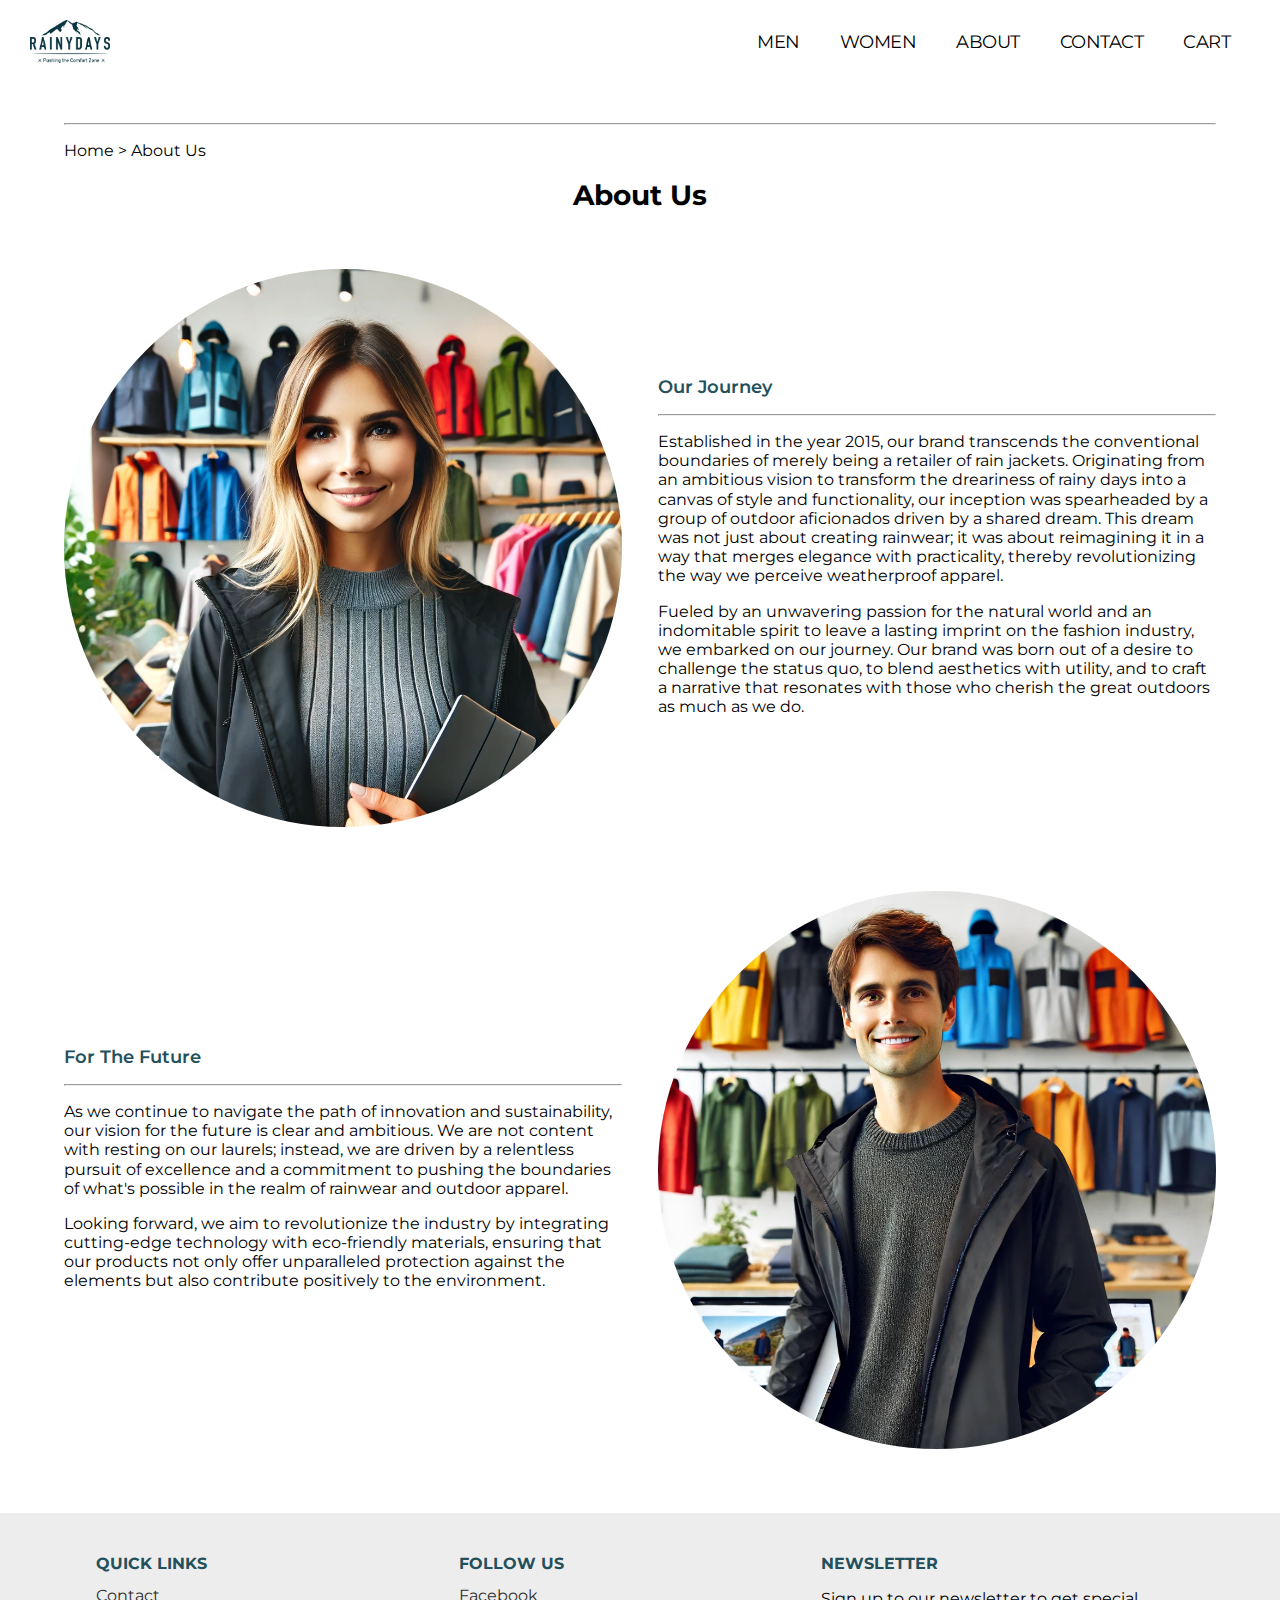
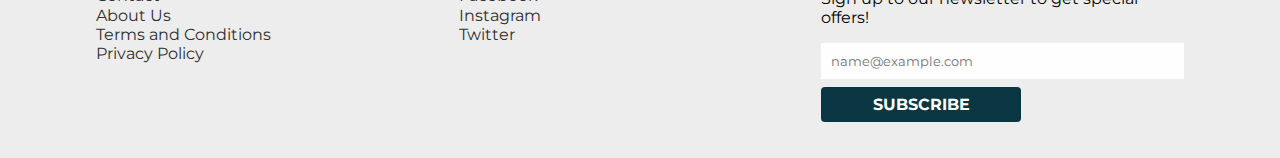
<file: about/index.html>
<!DOCTYPE html>
<html lang="en">
  <head>
    <meta charset="UTF-8" />
    <meta name="viewport" content="width=device-width, initial-scale=1.0" />
    <link rel="stylesheet" href="../css/styles.css" />
    <title>About Us | Rainydays</title>
  </head>
  <body>
    <header>
      <div class="logo">
        <a href="../index.html">
          <img
            src="../images/logo.png"
            alt="Image of a mountain with the text 'Rainydays' underneath."
          />
        </a>
      </div>
      <nav class="navigation">
        <input type="checkbox" class="toggle-menu" />
        <div class="hamburger"></div>
        <ul class="menu">
          <li>
            <a href="../men/index.html">MEN</a>
          </li>
          <li>
            <a href="../women/index.html">WOMEN</a>
          </li>
          <li><a href="../about/index.html">ABOUT</a></li>
          <li>
            <a href="../contact/index.html">CONTACT</a>
          </li>
          <li>
            <a href="../checkout/index.html">CART</a>
          </li>
        </ul>
      </nav>
    </header>
    <main>
      <section class="container">
        <hr class="hr-header" />
        <p class="header-info">Home > About Us</p>
        <h1>About Us</h1>
        <div class="about-content">
          <div>
            <img
              src="../images/founder1.webp"
              alt="Picture of a man in the forest with a green rainjacket and a military caps on, watching the view with a cup in his hand."
            />
          </div>
          <div>
            <h2>Our Journey</h2>
            <hr />
            <p>
              Established in the year 2015, our brand transcends the
              conventional boundaries of merely being a retailer of rain
              jackets. Originating from an ambitious vision to transform the
              dreariness of rainy days into a canvas of style and functionality,
              our inception was spearheaded by a group of outdoor aficionados
              driven by a shared dream. This dream was not just about creating
              rainwear; it was about reimagining it in a way that merges
              elegance with practicality, thereby revolutionizing the way we
              perceive weatherproof apparel.
            </p>
            <p>
              Fueled by an unwavering passion for the natural world and an
              indomitable spirit to leave a lasting imprint on the fashion
              industry, we embarked on our journey. Our brand was born out of a
              desire to challenge the status quo, to blend aesthetics with
              utility, and to craft a narrative that resonates with those who
              cherish the great outdoors as much as we do.
            </p>
          </div>
        </div>
        <div class="about-content">
          <div>
            <h2>For The Future</h2>
            <hr />
            <p>
              As we continue to navigate the path of innovation and
              sustainability, our vision for the future is clear and ambitious.
              We are not content with resting on our laurels; instead, we are
              driven by a relentless pursuit of excellence and a commitment to
              pushing the boundaries of what's possible in the realm of rainwear
              and outdoor apparel.
            </p>
            <p>
              Looking forward, we aim to revolutionize the industry by
              integrating cutting-edge technology with eco-friendly materials,
              ensuring that our products not only offer unparalleled protection
              against the elements but also contribute positively to the
              environment.
            </p>
          </div>
          <div>
            <img
              src="../images/founder2.webp"
              alt="Picture of a woman with long, blonde hair in the woods with a beige caps and a red outdoor-jacket on, looking into the camera."
            />
          </div>
        </div>
      </section>
    </main>
    <footer>
      <div class="footer-content">
        <div>
          <h2>QUICK LINKS</h2>
          <ul>
            <li>
              <a href="../contact/index.html">Contact</a>
            </li>
            <li><a href="../about/index.html">About Us</a></li>
            <li>
              <a href="../terms/index.html">Terms and Conditions</a>
            </li>
            <li>
              <a href="../policy/index.html">Privacy Policy</a>
            </li>
          </ul>
        </div>
        <div>
          <h2>FOLLOW US</h2>
          <ul>
            <li>Facebook</li>
            <li>Instagram</li>
            <li>Twitter</li>
          </ul>
        </div>
        <div class="subscribe">
          <h2>NEWSLETTER</h2>
          <p>Sign up to our newsletter to get special offers!</p>
          <form>
            <input type="email" name="email" placeholder="name@example.com" />
            <input class="subscribe-btn" type="submit" value="SUBSCRIBE" />
          </form>
        </div>
      </div>
    </footer>
    <script src="../js/scripts.js" type="module"></script>
  </body>
</html>
</file>
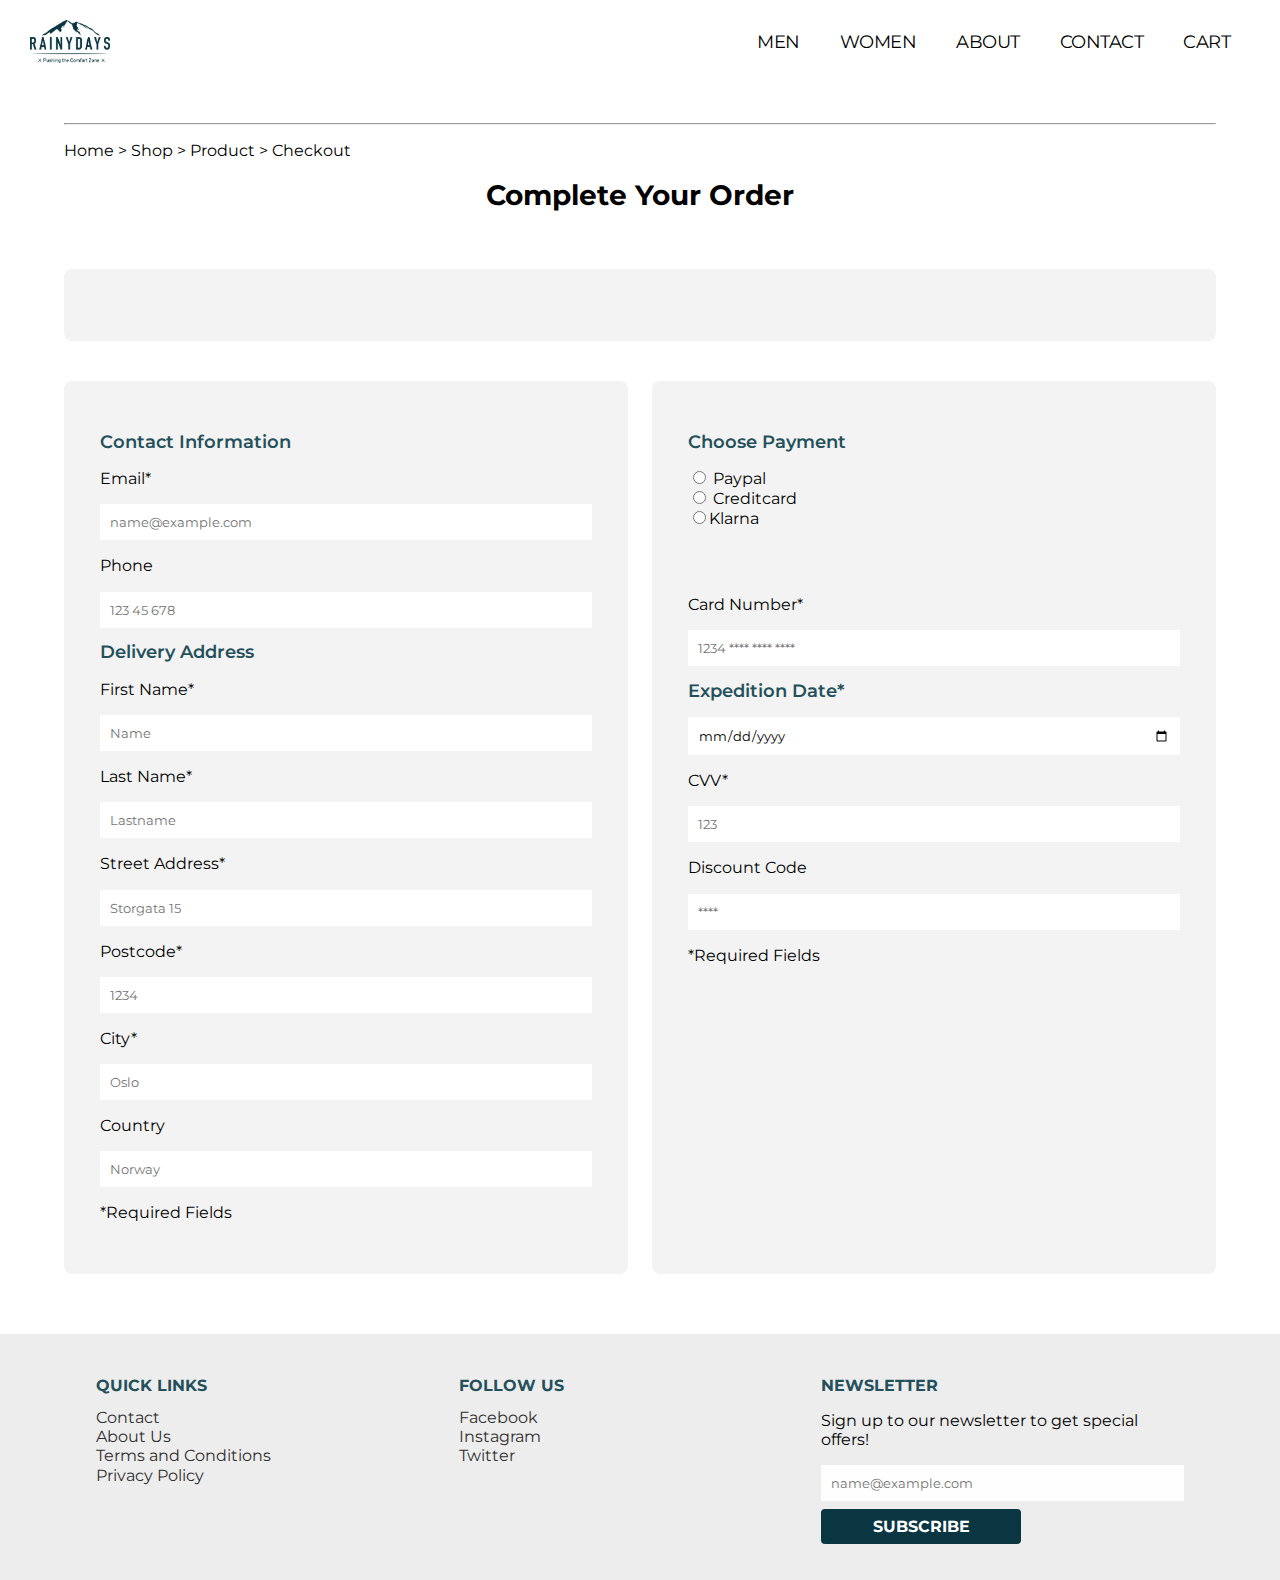
<file: checkout/index.html>
<!DOCTYPE html>
<html lang="en">
  <head>
    <meta charset="UTF-8" />
    <meta name="viewport" content="width=device-width, initial-scale=1.0" />
    <link rel="stylesheet" href="../css/styles.css" />
    <title>Checkout | Rainydays</title>
  </head>
  <body>
    <header>
      <div class="logo">
        <a href="../index.html">
          <img
            src="../images/logo.png"
            alt="Image of a mountain with the text 'Rainydays' underneath."
          />
        </a>
      </div>
      <nav class="navigation">
        <input type="checkbox" class="toggle-menu" />
        <div class="hamburger"></div>
        <ul class="menu">
          <li>
            <a href="../men/index.html">MEN</a>
          </li>
          <li>
            <a href="../women/index.html">WOMEN</a>
          </li>
          <li>
            <a href="../about/index.html">ABOUT</a>
          </li>
          <li>
            <a href="../contact/index.html">CONTACT</a>
          </li>
          <li><a href="../checkout/index.html">CART</a></li>
        </ul>
      </nav>
    </header>
    <main>
      <div class="container">
        <hr class="hr-header" />
        <p class="header-info">Home > Shop > Product > Checkout</p>
        <h1>Complete Your Order</h1>
        <div class="order-container">
          <div id="cart-container" class="cart-container"></div>
        </div>
        <div class="shipping-payment">
          <div class="shipping-container">
            <form>
              <h2>Contact Information</h2>
              <p>Email*</p>
              <input type="email" placeholder="name@example.com" />
              <p>Phone</p>
              <input type="number" placeholder="123 45 678" />
              <h2>Delivery Address</h2>
              <p>First Name*</p>
              <input type="text" placeholder="Name" />
              <p>Last Name*</p>
              <input type="text" placeholder="Lastname" />
              <p>Street Address*</p>
              <input type="text" placeholder="Storgata 15" />
              <p>Postcode*</p>
              <input type="number" placeholder="1234" />
              <p>City*</p>
              <input type="text" placeholder="Oslo" />
              <p>Country</p>
              <input type="text" placeholder="Norway" />
              <p>*Required Fields</p>
            </form>
          </div>
          <div class="payment-container">
            <h2>Choose Payment</h2>
            <div>
              <input
                type="radio"
                id="payment1"
                name="payment1"
                value="Paypal"
              />
              <label for="payment1">Paypal</label>
            </div>
            <div>
              <input
                type="radio"
                id="payment2"
                name="payment2"
                value="Creditcard"
              />
              <label for="payment1">Creditcard</label>
            </div>
            <div>
              <input
                type="radio"
                id="payment3"
                name="payment3"
                value="Klarna"
              /><label for="payment1">Klarna</label>
            </div>
            <form>
              <p>Card Number*</p>
              <input type="number" placeholder="1234 **** **** ****" />
              <h2>Expedition Date*</h2>

              <input
                type="date"
                name="date"
                id="date"
                class="form-input"
                required
              />
              <p>CVV*</p>
              <input
                type="text"
                name="cvv"
                id="cvv"
                inputmode="numeric"
                class="form-input"
                required
                placeholder="123"
              />
              <p>Discount Code</p>
              <input type="text" placeholder="****" />
              <p>*Required Fields</p>
            </form>
          </div>
        </div>
      </div>
    </main>
    <footer>
      <div class="footer-content">
        <div>
          <h2>QUICK LINKS</h2>
          <ul>
            <li>
              <a href="../contact/index.html">Contact</a>
            </li>
            <li>
              <a href="../about/index.html">About Us</a>
            </li>
            <li>
              <a href="../terms/index.html">Terms and Conditions</a>
            </li>
            <li>
              <a href="../policy/index.html">Privacy Policy</a>
            </li>
          </ul>
        </div>
        <div>
          <h2>FOLLOW US</h2>
          <ul>
            <li>Facebook</li>
            <li>Instagram</li>
            <li>Twitter</li>
          </ul>
        </div>
        <div class="subscribe">
          <h2>NEWSLETTER</h2>
          <p>Sign up to our newsletter to get special offers!</p>
          <form>
            <input type="email" name="email" placeholder="name@example.com" />
            <input class="subscribe-btn" type="submit" value="SUBSCRIBE" />
          </form>
        </div>
      </div>
    </footer>
    <script src="../js/scripts.js" type="module"></script>
  </body>
</html>
</file>
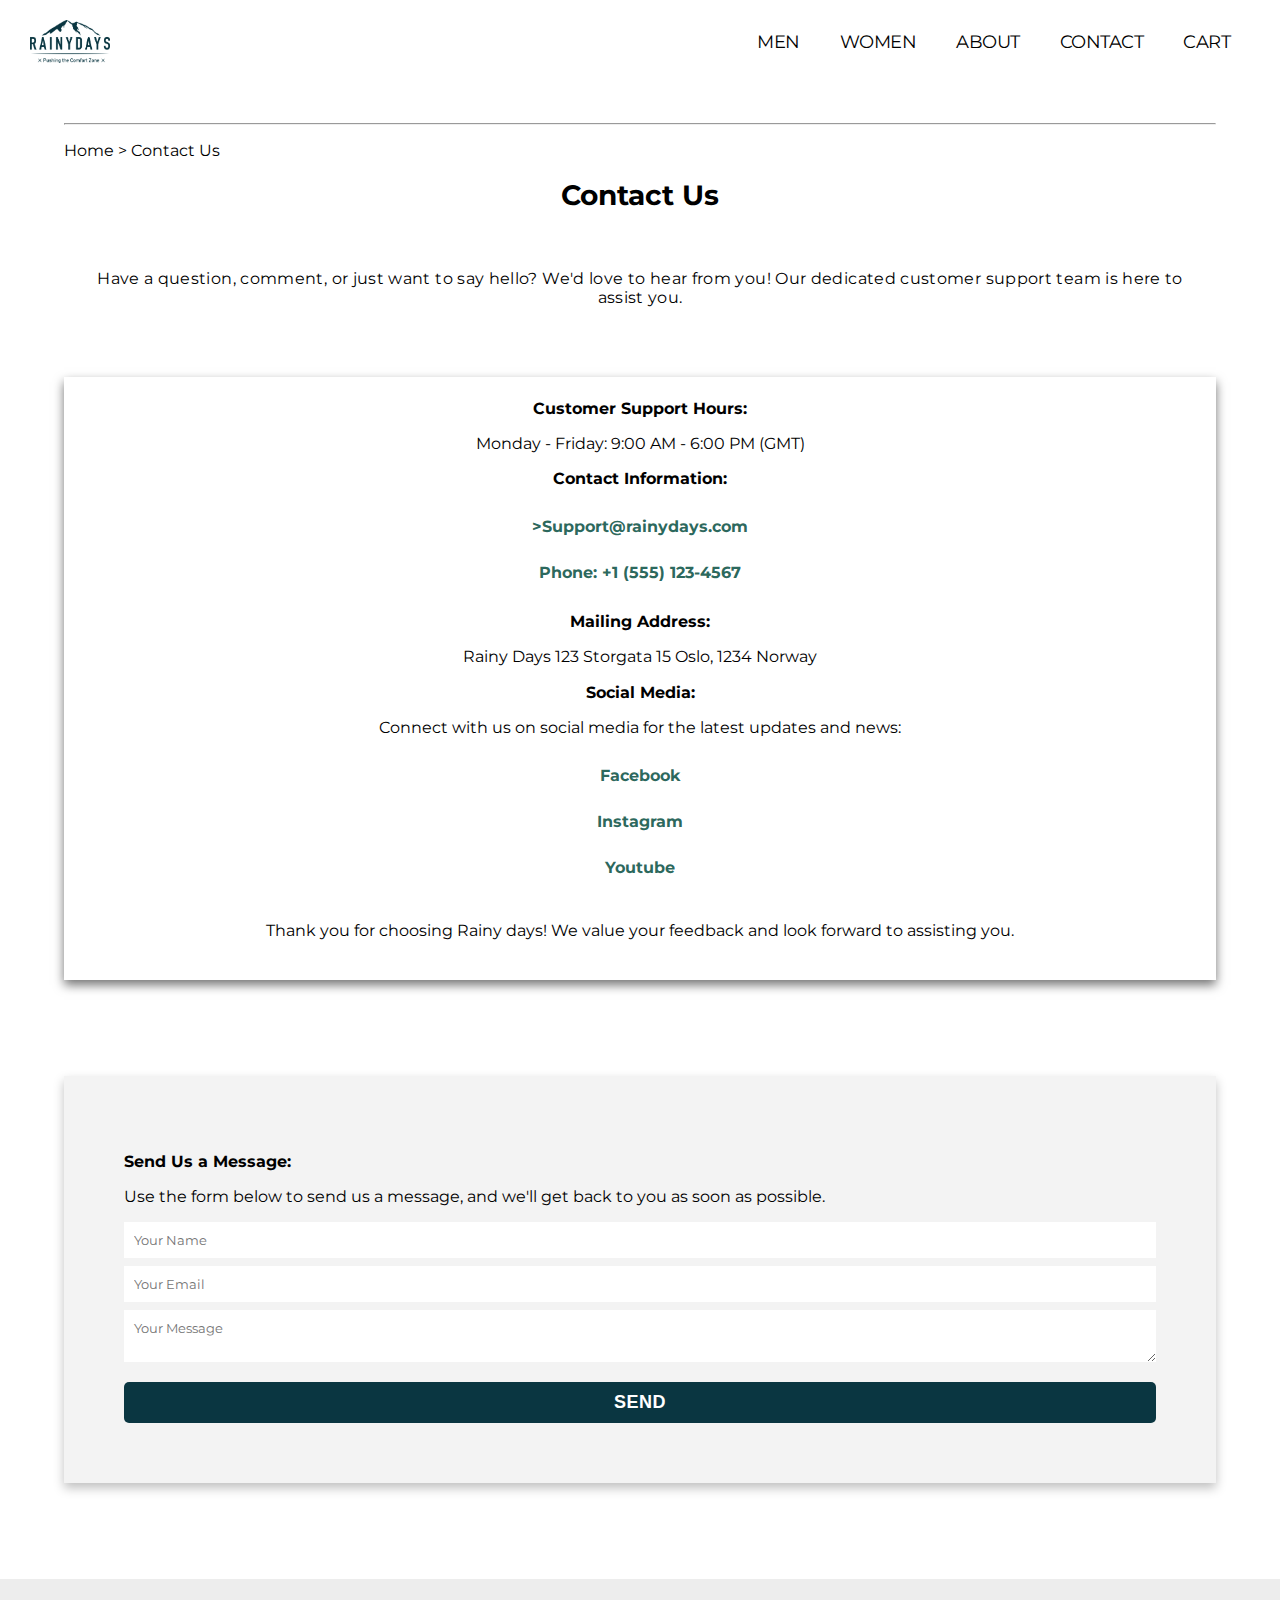
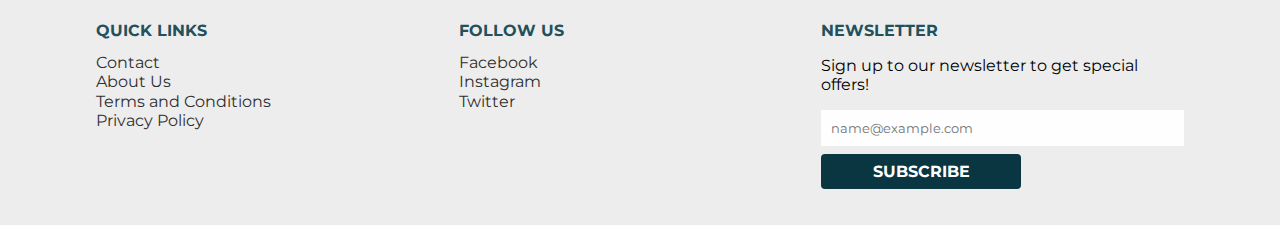
<file: contact/index.html>
<!DOCTYPE html>
<html lang="en">
  <head>
    <meta charset="UTF-8" />
    <meta name="viewport" content="width=device-width, initial-scale=1.0" />
    <link rel="stylesheet" href="../css/styles.css" />
    <title>Contact Us | Rainydays</title>
  </head>
  <body>
    <header>
      <div class="logo">
        <a href="../index.html">
          <img
            src="../images/logo.png"
            alt="Image of a mountain with the text 'Rainydays' underneath."
          />
        </a>
      </div>
      <nav class="navigation">
        <input type="checkbox" class="toggle-menu" />
        <div class="hamburger"></div>
        <ul class="menu">
          <li>
            <a href="../men/index.html">MEN</a>
          </li>
          <li>
            <a href="../women/index.html">WOMEN</a>
          </li>
          <li>
            <a href="../about/index.html">ABOUT</a>
          </li>
          <li><a href="../contact/index.html">CONTACT</a></li>
          <li>
            <a href="../checkout/index.html">CART</a>
          </li>
        </ul>
      </nav>
    </header>
    <main>
      <div class="container">
        <hr class="hr-header" />
        <p class="header-info">Home > Contact Us</p>
        <article>
          <h1>Contact Us</h1>
          <p class="contact-text">
            Have a question, comment, or just want to say hello? We'd love to
            hear from you! Our dedicated customer support team is here to assist
            you.
          </p>
        </article>
        <fieldset class="contact-top">
          <section class="contact-information">
            <h3>Customer Support Hours:</h3>
            <p>Monday - Friday: 9:00 AM - 6:00 PM (GMT)</p>
            <h3>Contact Information:</h3>
            <ul class="contact-address">
              <li><a href="#">>Support@rainydays.com</a></li>
              <li><a href="#">Phone: +1 (555) 123-4567</a></li>
            </ul>
            <h3>Mailing Address:</h3>
            <p>Rainy Days 123 Storgata 15 Oslo, 1234 Norway</p>
            <h3>Social Media:</h3>
            <p>
              Connect with us on social media for the latest updates and news:
            </p>
            <ul class="contact-socials">
              <li><a href="#">Facebook</a></li>
              <li><a href="#">Instagram</a></li>
              <li><a href="#">Youtube</a></li>
            </ul>
            <p class="contact-information__text">
              Thank you for choosing Rainy days! We value your feedback and look
              forward to assisting you.
            </p>
          </section>
        </fieldset>
        <div class="contact-form">
          <h3>Send Us a Message:</h3>
          <p>
            Use the form below to send us a message, and we'll get back to you
            as soon as possible.
          </p>
          <form>
            <input type="text" placeholder="Your Name" />
            <input type="email" placeholder="Your Email" />
            <textarea placeholder="Your Message"></textarea>
            <button type="submit">SEND</button>
          </form>
        </div>
      </div>
    </main>
    <footer>
      <div class="footer-content">
        <div>
          <h2>QUICK LINKS</h2>
          <ul>
            <li><a href="../contact/index.html">Contact</a></li>
            <li>
              <a href="../about/index.html">About Us</a>
            </li>
            <li>
              <a href="../terms/index.html">Terms and Conditions</a>
            </li>
            <li>
              <a href="../policy/index.html">Privacy Policy</a>
            </li>
          </ul>
        </div>
        <div>
          <h2>FOLLOW US</h2>
          <ul>
            <li>Facebook</li>
            <li>Instagram</li>
            <li>Twitter</li>
          </ul>
        </div>
        <div class="subscribe">
          <h2>NEWSLETTER</h2>
          <p>Sign up to our newsletter to get special offers!</p>
          <form>
            <input type="email" name="email" placeholder="name@example.com" />
            <input class="subscribe-btn" type="submit" value="SUBSCRIBE" />
          </form>
        </div>
      </div>
    </footer>
  </body>
</html>
</file>
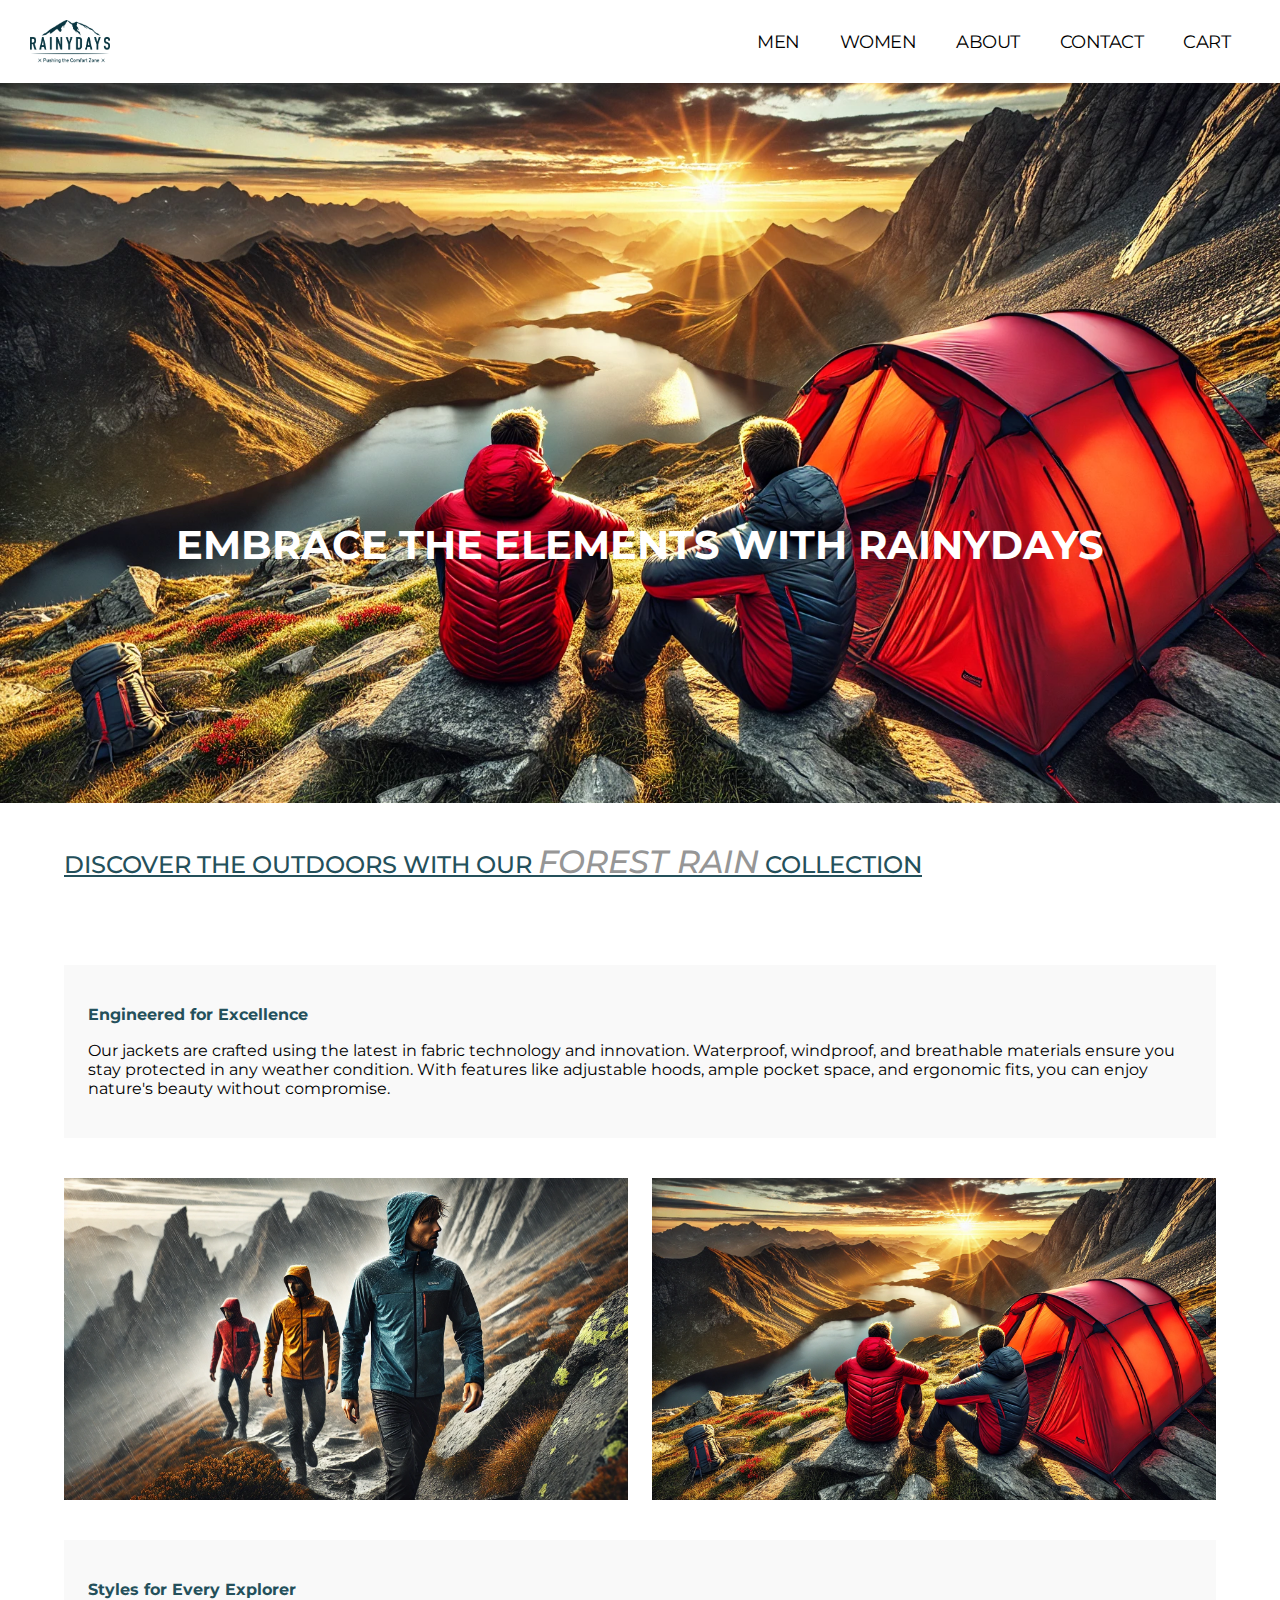
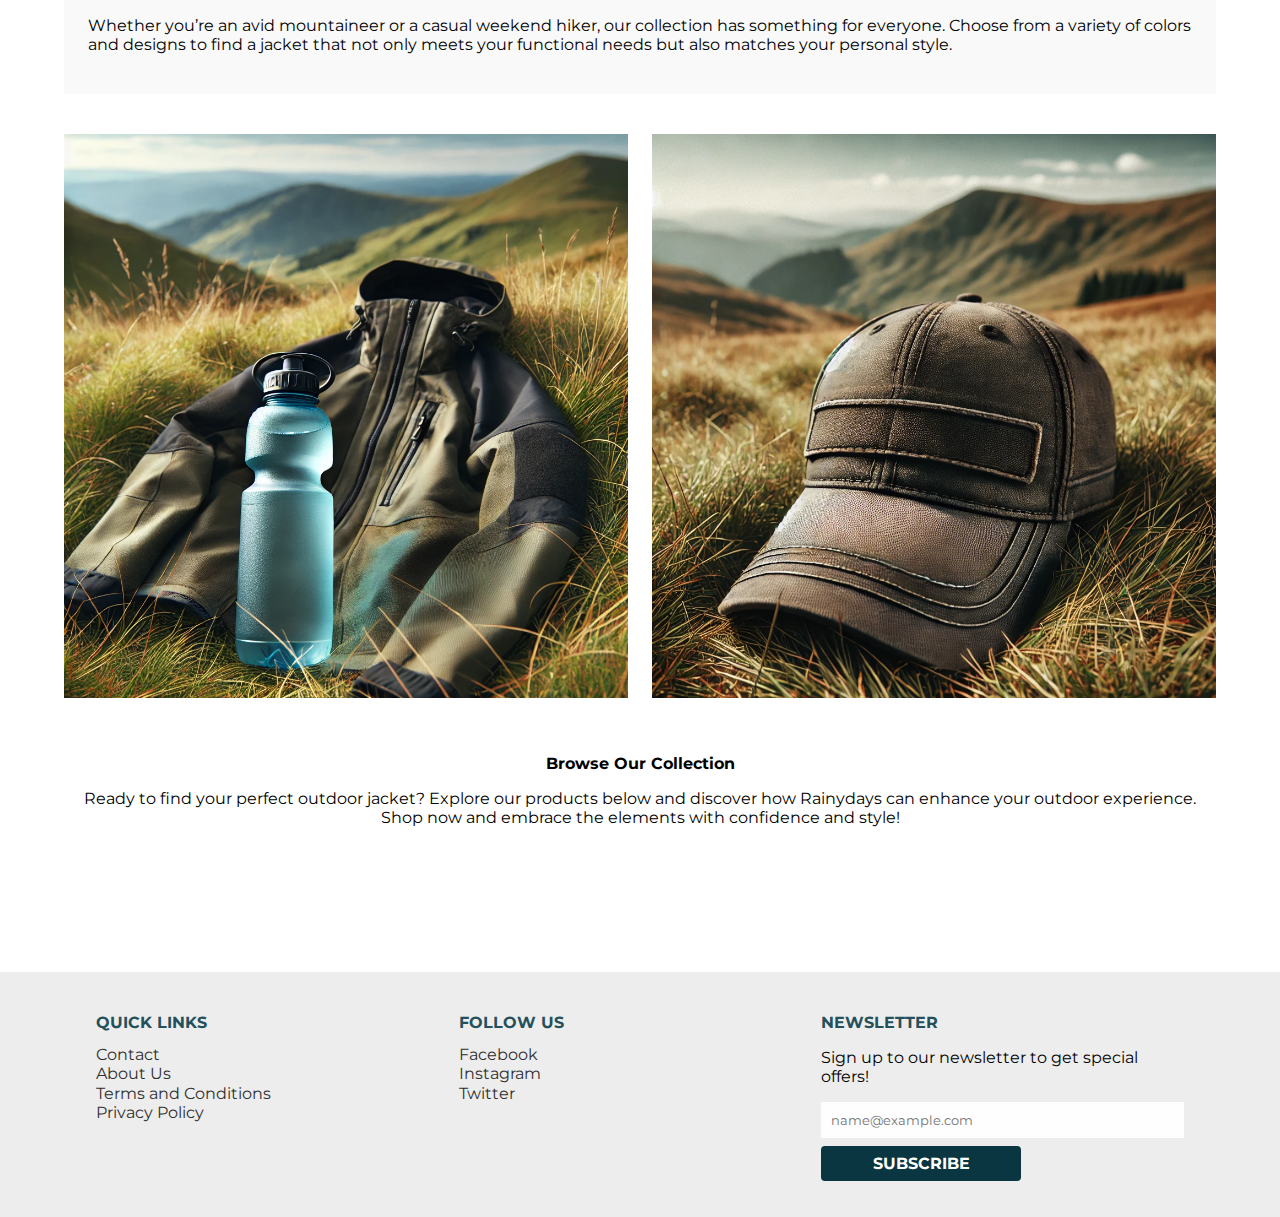
<file: explore/index.html>
<!DOCTYPE html>
<html lang="en">
  <head>
    <meta charset="UTF-8" />
    <meta name="viewport" content="width=device-width, initial-scale=1.0" />
    <link rel="stylesheet" href="../css/styles.css" />

    <title>Explore | Rainydays</title>
  </head>
  <body>
    <header>
      <div class="logo">
        <a href="../index.html">
          <img
            src="../images/logo.png"
            alt="Image of a mountain with the text 'Rainydays' underneath."
          />
        </a>
      </div>
      <nav class="navigation">
        <input type="checkbox" class="toggle-menu" />
        <div class="hamburger"></div>
        <ul class="menu">
          <li>
            <a href="../men/index.html">MEN</a>
          </li>
          <li>
            <a href="../women/index.html">WOMEN</a>
          </li>
          <li>
            <a href="../about/index.html">ABOUT</a>
          </li>
          <li>
            <a href="../contact/index.html">CONTACT</a>
          </li>
          <li>
            <a href="../checkout/index.html">CART</a>
          </li>
        </ul>
      </nav>
    </header>
    <main>
      <section class="heading-explore">
        <div class="heading-text">
          <h1 class="h1-explorepage">EMBRACE THE ELEMENTS WITH RAINYDAYS</h1>
        </div>
      </section>

      <div class="container">
        <h2 class="explore-h2">
          DISCOVER THE OUTDOORS WITH OUR <i>FOREST RAIN</i> COLLECTION
        </h2>
        <div class="product-discover"></div>

        <div class="explore-text__container">
          <div class="explore-text">
            <h3>Engineered for Excellence</h3>
            <p>
              Our jackets are crafted using the latest in fabric technology and
              innovation. Waterproof, windproof, and breathable materials ensure
              you stay protected in any weather condition. With features like
              adjustable hoods, ample pocket space, and ergonomic fits, you can
              enjoy nature's beauty without compromise.
            </p>
          </div>
          <div class="explore-inspiration">
            <img src="../images/hikers.webp" /><img
              src="../images/hikers2.webp"
            />
          </div>
          <div class="explore-text">
            <h3>Styles for Every Explorer</h3>
            <p>
              Whether you’re an avid mountaineer or a casual weekend hiker, our
              collection has something for everyone. Choose from a variety of
              colors and designs to find a jacket that not only meets your
              functional needs but also matches your personal style.
            </p>
          </div>
          <div class="explore-inspiration">
            <img src="../images/waterbottle.webp" />
            <img src="../images/caps.webp" />
          </div>
          <div class="explore-browse">
            <h3>Browse Our Collection</h3>
            <p>
              Ready to find your perfect outdoor jacket? Explore our products
              below and discover how Rainydays can enhance your outdoor
              experience. Shop now and embrace the elements with confidence and
              style!
            </p>
            <div class="product-discover">
              <div class="shopcards-information"></div>
            </div>
          </div>
        </div>
      </div>
    </main>
    <footer>
      <div class="footer-content">
        <div>
          <h2>QUICK LINKS</h2>
          <ul>
            <li>
              <a href="../contact/index.html">Contact</a>
            </li>
            <li>
              <a href="../about/index.html">About Us</a>
            </li>
            <li>
              <a href="../terms/index.html">Terms and Conditions</a>
            </li>
            <li>
              <a href="../policy/index.html">Privacy Policy</a>
            </li>
          </ul>
        </div>
        <div>
          <h2>FOLLOW US</h2>
          <ul>
            <li>Facebook</li>
            <li>Instagram</li>
            <li>Twitter</li>
          </ul>
        </div>
        <div class="subscribe">
          <h2>NEWSLETTER</h2>
          <p>Sign up to our newsletter to get special offers!</p>
          <form>
            <input type="email" name="email" placeholder="name@example.com" />
            <input class="subscribe-btn" type="submit" value="SUBSCRIBE" />
          </form>
        </div>
      </div>
    </footer>
    <script src="../js/scripts.js" type="module"></script>
  </body>
</html>
</file>
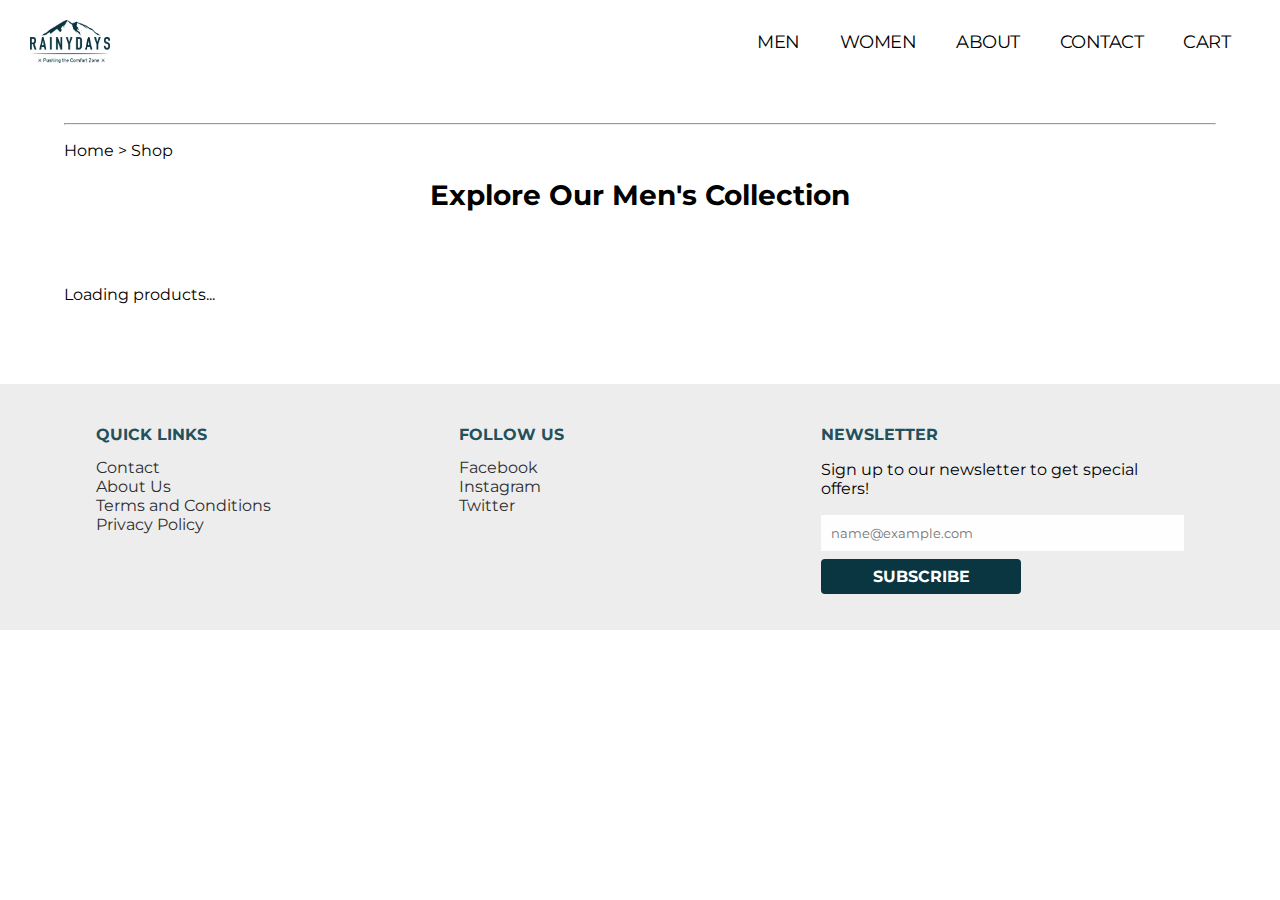
<file: men/index.html>
<!DOCTYPE html>
<html lang="en">
  <head>
    <meta charset="UTF-8" />
    <meta name="viewport" content="width=device-width, initial-scale=1.0" />
    <link rel="stylesheet" href="../css/styles.css" />
    <script src="../js/scripts.js" type="module"></script>
    <title>Men | Rainydays</title>
  </head>
  <body>
    <header>
      <div class="logo">
        <a href="../index.html">
          <img
            src="../images/logo.png"
            alt="Image of a mountain with the text 'Rainydays' underneath."
          />
        </a>
      </div>
      <nav class="navigation">
        <input type="checkbox" class="toggle-menu" />
        <div class="hamburger"></div>
        <ul class="menu">
          <li><a href="../men/index.html">MEN</a></li>
          <li>
            <a href="../women/index.html">WOMEN</a>
          </li>
          <li>
            <a href="../about/index.html">ABOUT</a>
          </li>
          <li>
            <a href="../contact/index.html">CONTACT</a>
          </li>
          <li>
            <a href="../checkout/index.html">CART</a>
          </li>
        </ul>
      </nav>
    </header>
    <main>
      <div class="container">
        <hr class="hr-header" />
        <p class="header-info">Home > Shop</p>
        <h1>Explore Our Men's Collection</h1>
        <div id="products-container" class="products-container">
          <p>Loading products...</p>
        </div>
      </div>
    </main>
    <footer>
      <div class="footer-content">
        <div>
          <h2>QUICK LINKS</h2>
          <ul>
            <li>
              <a href="../contact/index.html">Contact</a>
            </li>

            <li>
              <a href="../about/index.html">About Us</a>
            </li>
            <li>
              <a href="../terms/index.html">Terms and Conditions</a>
            </li>
            <li>
              <a href="../policy/index.html">Privacy Policy</a>
            </li>
          </ul>
        </div>
        <div>
          <h2>FOLLOW US</h2>
          <ul>
            <li>Facebook</li>
            <li>Instagram</li>
            <li>Twitter</li>
          </ul>
        </div>
        <div class="subscribe">
          <h2>NEWSLETTER</h2>
          <p>Sign up to our newsletter to get special offers!</p>
          <form>
            <input type="email" name="email" placeholder="name@example.com" />
            <input class="subscribe-btn" type="submit" value="SUBSCRIBE" />
          </form>
        </div>
      </div>
    </footer>
  </body>
</html>
</file>
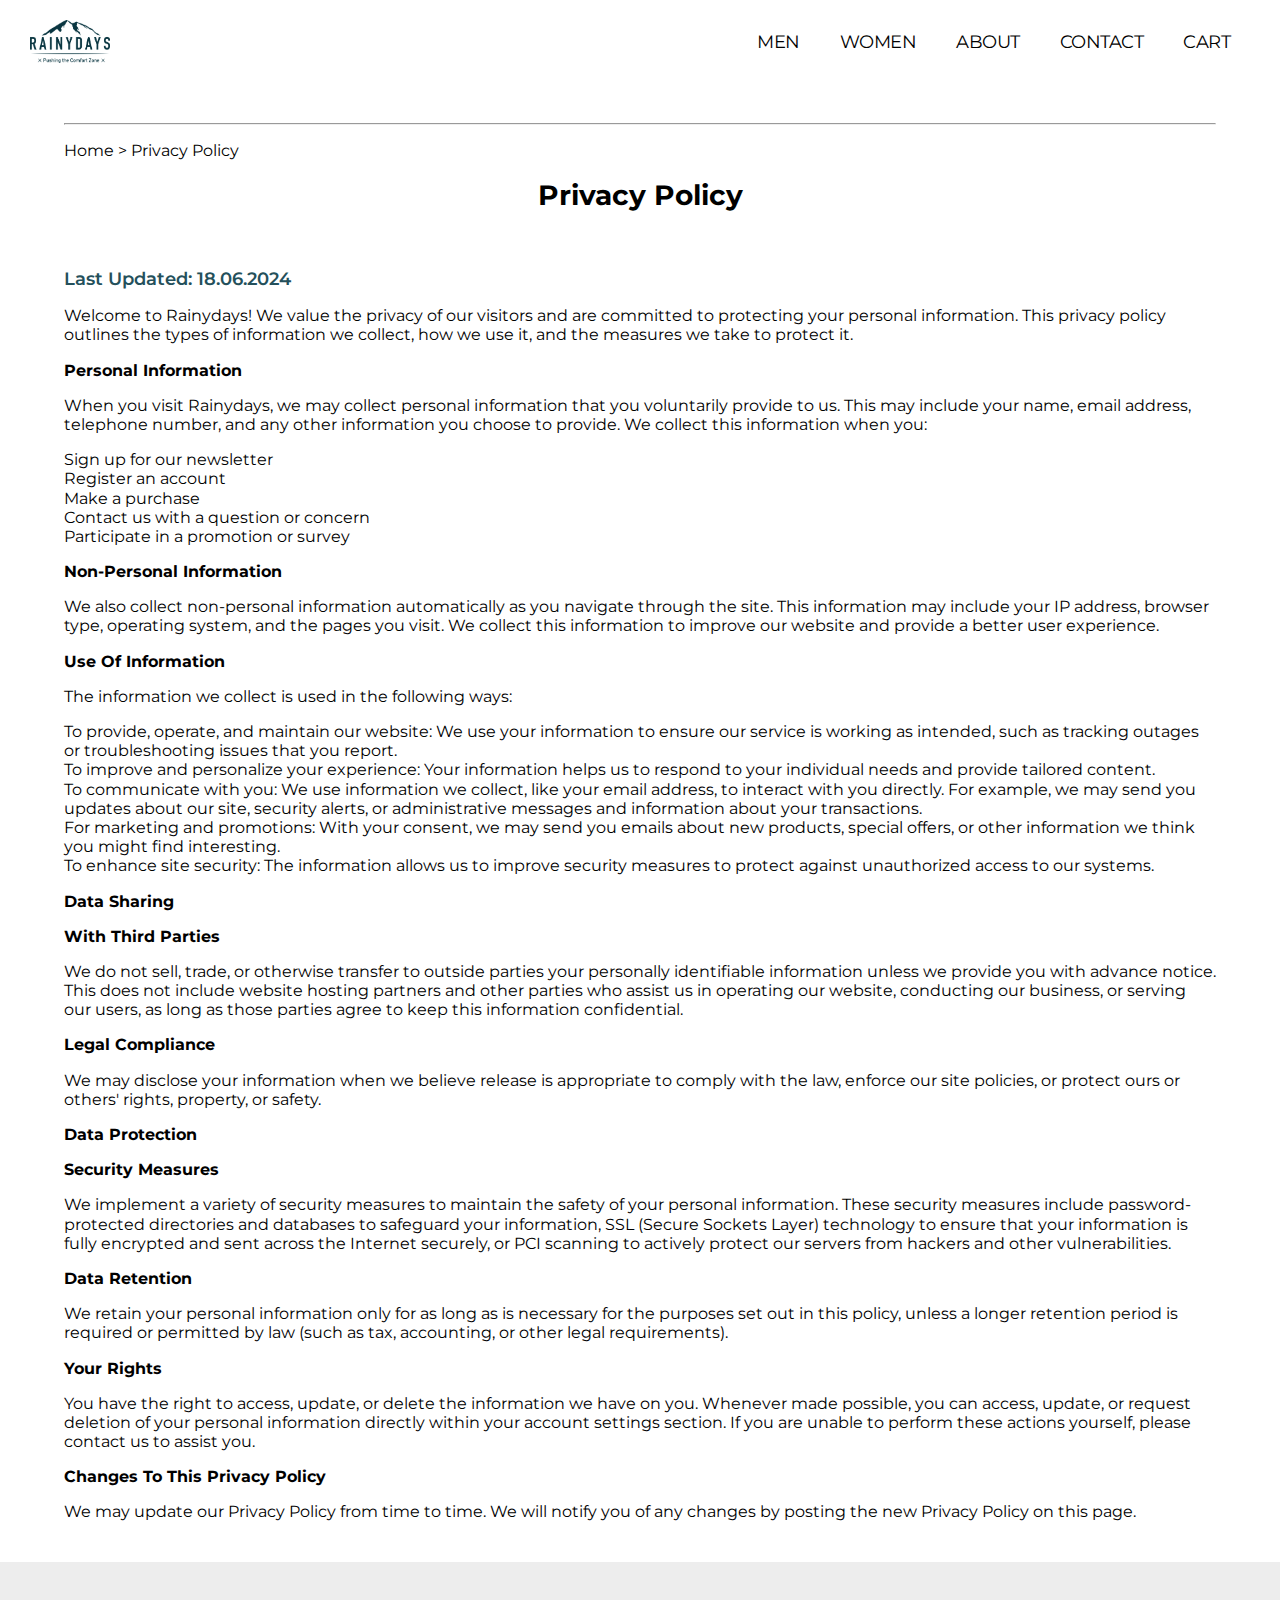
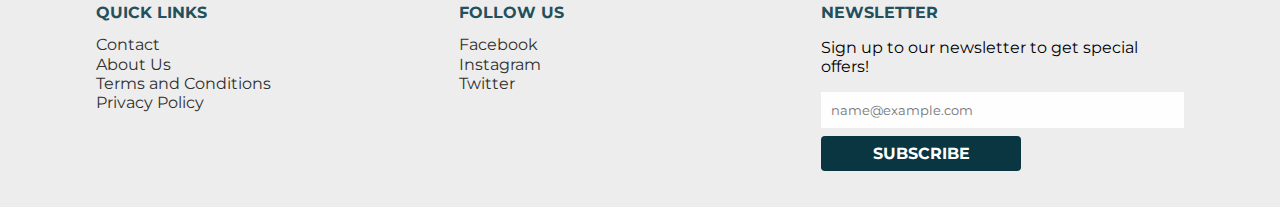
<file: policy/index.html>
<!DOCTYPE html>
<html lang="en">
  <head>
    <meta charset="UTF-8" />
    <meta name="viewport" content="width=device-width, initial-scale=1.0" />
    <link rel="stylesheet" href="../css/styles.css" />
    <title>Legal Terms | Rainydays</title>
  </head>
  <body>
    <header>
      <div class="logo">
        <a href="../index.html">
          <img
            src="../images/logo.png"
            alt="Image of a mountain with the text 'Rainydays' underneath."
          />
        </a>
      </div>
      <nav class="navigation">
        <input type="checkbox" class="toggle-menu" />
        <div class="hamburger"></div>
        <ul class="menu">
          <li>
            <a href="../men/index.html">MEN</a>
          </li>
          <li>
            <a href="../women/index.html">WOMEN</a>
          </li>
          <li>
            <a href="../about/index.html">ABOUT</a>
          </li>
          <li>
            <a href="../contact/index.html">CONTACT</a>
          </li>
          <li>
            <a href="../checkout/index.html">CART</a>
          </li>
        </ul>
      </nav>
    </header>
    <main>
      <section class="container">
        <hr class="hr-header" />
        <p class="header-info">Home > Privacy Policy</p>
        <h1>Privacy Policy</h1>
        <h2>Last Updated: 18.06.2024</h2>
        <p>
          Welcome to Rainydays! We value the privacy of our visitors and are
          committed to protecting your personal information. This privacy policy
          outlines the types of information we collect, how we use it, and the
          measures we take to protect it.
        </p>
        <h3>Personal Information</h3>
        <p>
          When you visit Rainydays, we may collect personal information that you
          voluntarily provide to us. This may include your name, email address,
          telephone number, and any other information you choose to provide. We
          collect this information when you:
        </p>
        <ul>
          <li>Sign up for our newsletter</li>
          <li>Register an account</li>
          <li>Make a purchase</li>
          <li>Contact us with a question or concern</li>
          <li>Participate in a promotion or survey</li>
        </ul>
        <h3>Non-Personal Information</h3>
        <p>
          We also collect non-personal information automatically as you navigate
          through the site. This information may include your IP address,
          browser type, operating system, and the pages you visit. We collect
          this information to improve our website and provide a better user
          experience.
        </p>
        <h3>Use Of Information</h3>
        <p>The information we collect is used in the following ways:</p>
        <ul>
          <li>
            To provide, operate, and maintain our website: We use your
            information to ensure our service is working as intended, such as
            tracking outages or troubleshooting issues that you report.
          </li>
          <li>
            To improve and personalize your experience: Your information helps
            us to respond to your individual needs and provide tailored content.
          </li>
          <li>
            To communicate with you: We use information we collect, like your
            email address, to interact with you directly. For example, we may
            send you updates about our site, security alerts, or administrative
            messages and information about your transactions.
          </li>
          <li>
            For marketing and promotions: With your consent, we may send you
            emails about new products, special offers, or other information we
            think you might find interesting.
          </li>
          <li>
            To enhance site security: The information allows us to improve
            security measures to protect against unauthorized access to our
            systems.
          </li>
          <h3>Data Sharing</h3>
          <strong>With Third Parties</strong>
          <p>
            We do not sell, trade, or otherwise transfer to outside parties your
            personally identifiable information unless we provide you with
            advance notice. This does not include website hosting partners and
            other parties who assist us in operating our website, conducting our
            business, or serving our users, as long as those parties agree to
            keep this information confidential.
          </p>
          <strong>Legal Compliance</strong>
          <p>
            We may disclose your information when we believe release is
            appropriate to comply with the law, enforce our site policies, or
            protect ours or others' rights, property, or safety.
          </p>
          <h3>Data Protection</h3>
          <strong>Security Measures</strong>
          <p>
            We implement a variety of security measures to maintain the safety
            of your personal information. These security measures include
            password-protected directories and databases to safeguard your
            information, SSL (Secure Sockets Layer) technology to ensure that
            your information is fully encrypted and sent across the Internet
            securely, or PCI scanning to actively protect our servers from
            hackers and other vulnerabilities.
          </p>
          <strong>Data Retention</strong>
          <p>
            We retain your personal information only for as long as is necessary
            for the purposes set out in this policy, unless a longer retention
            period is required or permitted by law (such as tax, accounting, or
            other legal requirements).
          </p>
          <h3>Your Rights</h3>
          <p>
            You have the right to access, update, or delete the information we
            have on you. Whenever made possible, you can access, update, or
            request deletion of your personal information directly within your
            account settings section. If you are unable to perform these actions
            yourself, please contact us to assist you.
          </p>
          <h3>Changes To This Privacy Policy</h3>
          <p>
            We may update our Privacy Policy from time to time. We will notify
            you of any changes by posting the new Privacy Policy on this page.
          </p>
        </ul>
      </section>
    </main>
    <footer>
      <div class="footer-content">
        <div>
          <h2>QUICK LINKS</h2>
          <ul>
            <li>
              <a href="../contact/index.html">Contact</a>
            </li>

            <li>
              <a href="../about/index.html">About Us</a>
            </li>
            <li>
              <a href="../terms/index.html">Terms and Conditions</a>
            </li>
            <li><a href="#">Privacy Policy</a></li>
          </ul>
        </div>
        <div>
          <h2>FOLLOW US</h2>
          <ul>
            <li>Facebook</li>
            <li>Instagram</li>
            <li>Twitter</li>
          </ul>
        </div>
        <div class="subscribe">
          <h2>NEWSLETTER</h2>
          <p>Sign up to our newsletter to get special offers!</p>
          <form>
            <input type="email" name="email" placeholder="name@example.com" />
            <input class="subscribe-btn" type="submit" value="SUBSCRIBE" />
          </form>
        </div>
      </div>
    </footer>
    <script src="/js/scripts.js" type="module"></script>
  </body>
</html>
</file>
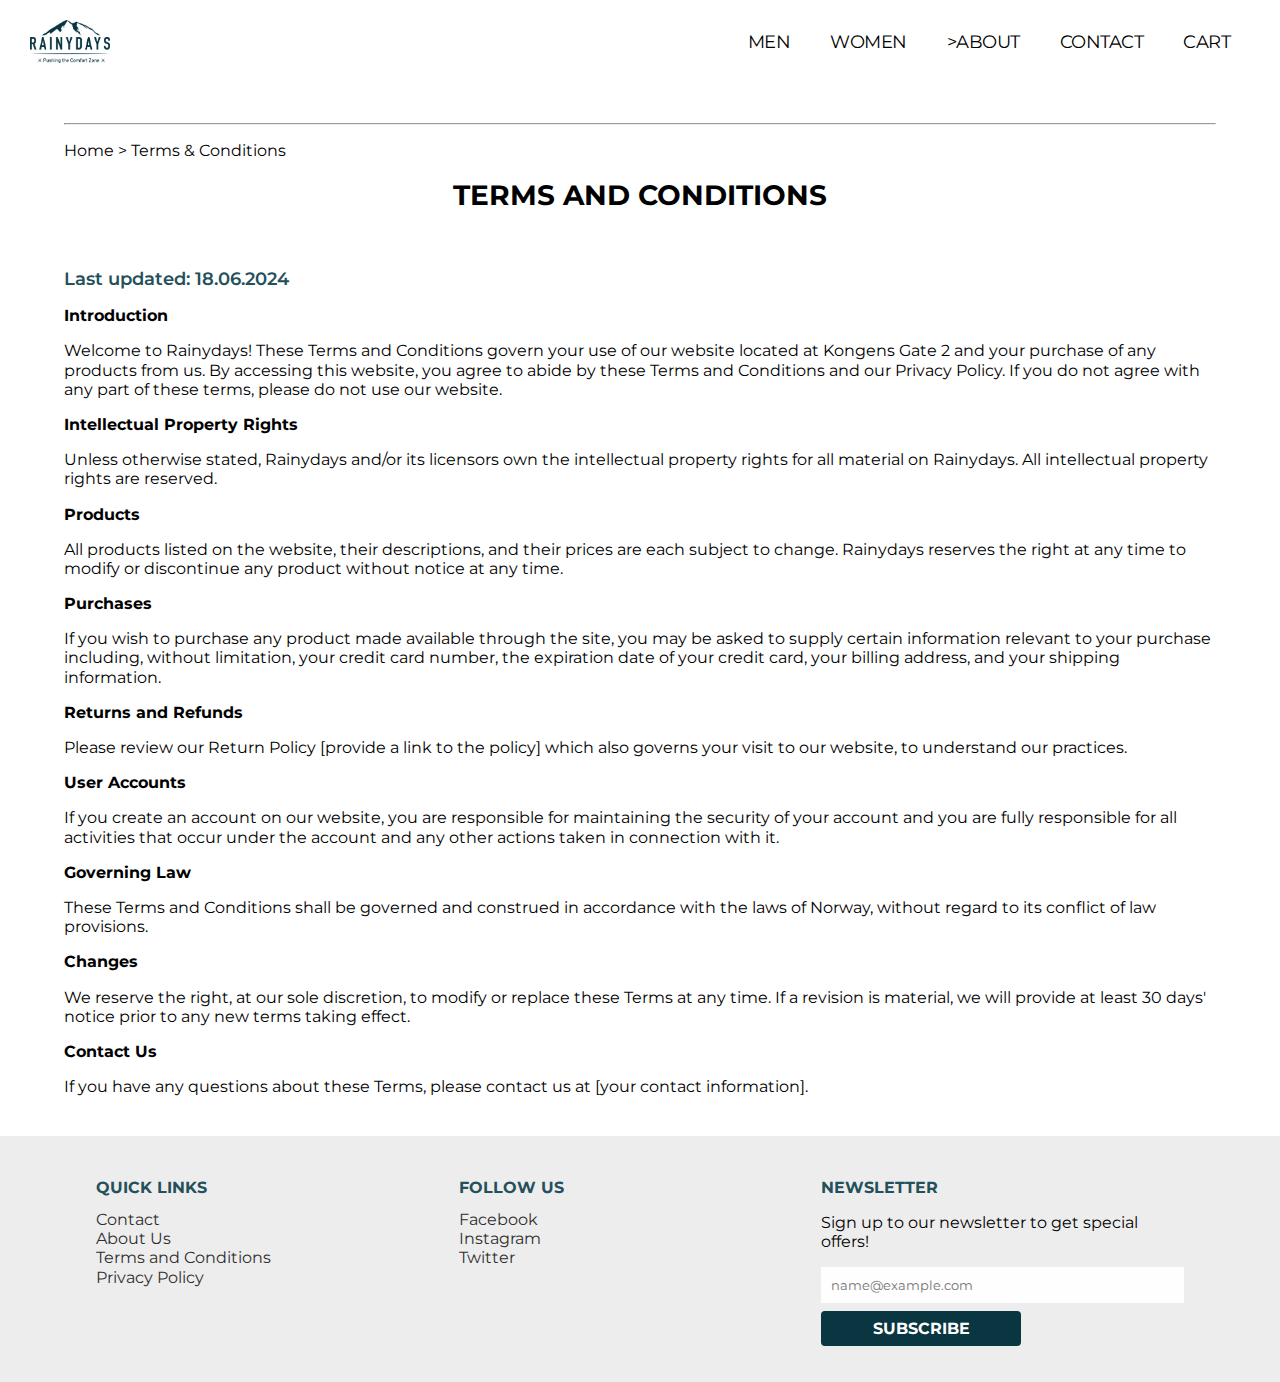
<file: terms/index.html>
<!DOCTYPE html>
<html lang="en">
  <head>
    <meta charset="UTF-8" />
    <meta name="viewport" content="width=device-width, initial-scale=1.0" />
    <link rel="stylesheet" href="../css/styles.css" />
    <title>Legal Terms | Rainydays</title>
  </head>
  <body>
    <header>
      <div class="logo">
        <a href="/index.html">
          <img
            src="../images/logo.png"
            alt="Image of a mountain with the text 'Rainydays' underneath."
          />
        </a>
      </div>
      <nav class="navigation">
        <input type="checkbox" class="toggle-menu" />
        <div class="hamburger"></div>
        <ul class="menu">
          <li>
            <a href="../men/index.html">MEN</a>
          </li>
          <li>
            <a href="../women/index.html">WOMEN</a>
          </li>
          <li>
            <a href="../about/index.html">>ABOUT</a>
          </li>
          <li>
            <a href="../contact/index.html">CONTACT</a>
          </li>
          <li>
            <a href="../checkout/index.html">CART</a>
          </li>
        </ul>
      </nav>
    </header>
    <main>
      <section class="container">
        <hr class="hr-header" />
        <p class="header-info">Home > Terms & Conditions</p>
        <h1>TERMS AND CONDITIONS</h1>
        <h2>Last updated: 18.06.2024</h2>
        <h3>Introduction</h3>
        <p>
          Welcome to Rainydays! These Terms and Conditions govern your use of
          our website located at Kongens Gate 2 and your purchase of any
          products from us. By accessing this website, you agree to abide by
          these Terms and Conditions and our Privacy Policy. If you do not agree
          with any part of these terms, please do not use our website.
        </p>
        <h3>Intellectual Property Rights</h3>
        <p>
          Unless otherwise stated, Rainydays and/or its licensors own the
          intellectual property rights for all material on Rainydays. All
          intellectual property rights are reserved.
        </p>
        <h3>Products</h3>
        <p>
          All products listed on the website, their descriptions, and their
          prices are each subject to change. Rainydays reserves the right at any
          time to modify or discontinue any product without notice at any time.
        </p>
        <h3>Purchases</h3>
        <p>
          If you wish to purchase any product made available through the site,
          you may be asked to supply certain information relevant to your
          purchase including, without limitation, your credit card number, the
          expiration date of your credit card, your billing address, and your
          shipping information.
        </p>
        <h3>Returns and Refunds</h3>
        <p>
          Please review our Return Policy [provide a link to the policy] which
          also governs your visit to our website, to understand our practices.
        </p>
        <h3>User Accounts</h3>
        <p>
          If you create an account on our website, you are responsible for
          maintaining the security of your account and you are fully responsible
          for all activities that occur under the account and any other actions
          taken in connection with it.
        </p>
        <h3>Governing Law</h3>
        <p>
          These Terms and Conditions shall be governed and construed in
          accordance with the laws of Norway, without regard to its conflict of
          law provisions.
        </p>
        <h3>Changes</h3>
        <p>
          We reserve the right, at our sole discretion, to modify or replace
          these Terms at any time. If a revision is material, we will provide at
          least 30 days' notice prior to any new terms taking effect.
        </p>
        <h3>Contact Us</h3>
        <p>
          If you have any questions about these Terms, please contact us at
          [your contact information].
        </p>
      </section>
    </main>
    <footer>
      <div class="footer-content">
        <div>
          <h2>QUICK LINKS</h2>
          <ul>
            <li>
              <a href="/contact/index.html">Contact</a>
            </li>

            <li>
              <a href="/about/index.html">About Us</a>
            </li>
            <li><a href="#">Terms and Conditions</a></li>
            <li>
              <a href="/policy/index.html">Privacy Policy</a>
            </li>
          </ul>
        </div>
        <div>
          <h2>FOLLOW US</h2>
          <ul>
            <li>Facebook</li>
            <li>Instagram</li>
            <li>Twitter</li>
          </ul>
        </div>
        <div class="subscribe">
          <h2>NEWSLETTER</h2>
          <p>Sign up to our newsletter to get special offers!</p>
          <form>
            <input type="email" name="email" placeholder="name@example.com" />
            <input class="subscribe-btn" type="submit" value="SUBSCRIBE" />
          </form>
        </div>
      </div>
    </footer>
    <script src="/js/scripts.js" type="module"></script>
  </body>
</html>
</file>
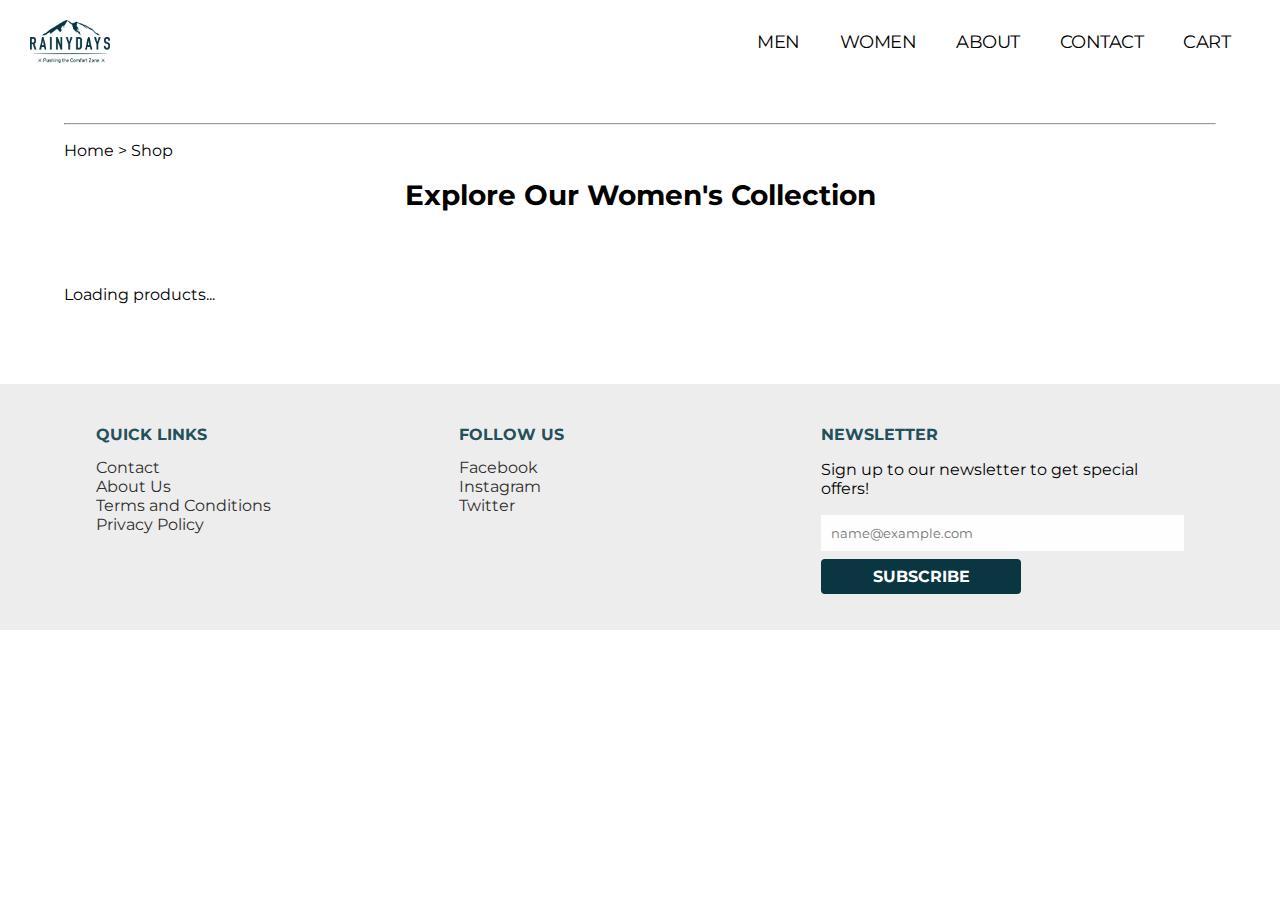
<file: women/index.html>
<!DOCTYPE html>
<html lang="en">
  <head>
    <meta charset="UTF-8" />
    <meta name="viewport" content="width=device-width, initial-scale=1.0" />
    <link rel="stylesheet" href="../css/styles.css" />
    <script src="../js/scripts.js" type="module"></script>
    <title>Women | Rainydays</title>
  </head>
  <body>
    <header>
      <div class="logo">
        <a href="../index.html">
          <img
            src="../images/logo.png"
            alt="Image of a mountain with the text 'Rainydays' underneath."
          />
        </a>
      </div>
      <nav class="navigation">
        <input type="checkbox" class="toggle-menu" />
        <div class="hamburger"></div>
        <ul class="menu">
          <li>
            <a href="../men/index.html">MEN</a>
          </li>
          <li><a href="../women/index.html">WOMEN</a></li>
          <li>
            <a href="../about/index.html">ABOUT</a>
          </li>
          <li>
            <a href="../contact/index.html">CONTACT</a>
          </li>
          <li>
            <a href="../checkout/index.html">CART</a>
          </li>
        </ul>
      </nav>
    </header>
    <main>
      <div class="container">
        <hr class="hr-header" />
        <p class="header-info">Home > Shop</p>
        <h1>Explore Our Women's Collection</h1>
        <div id="products-container" class="products-container">
          <p>Loading products...</p>
        </div>
      </div>
    </main>
    <footer>
      <div class="footer-content">
        <div>
          <h2>QUICK LINKS</h2>
          <ul>
            <li>
              <a href="../contact/index.html">Contact</a>
            </li>

            <li>
              <a href="../about/index.html">About Us</a>
            </li>
            <li>
              <a href="../terms/index.html">Terms and Conditions</a>
            </li>
            <li>
              <a href="../policy/index.html">Privacy Policy</a>
            </li>
          </ul>
        </div>
        <div>
          <h2>FOLLOW US</h2>
          <ul>
            <li>Facebook</li>
            <li>Instagram</li>
            <li>Twitter</li>
          </ul>
        </div>
        <div class="subscribe">
          <h2>NEWSLETTER</h2>
          <p>Sign up to our newsletter to get special offers!</p>
          <form>
            <input type="email" name="email" placeholder="name@example.com" />
            <input class="subscribe-btn" type="submit" value="SUBSCRIBE" />
          </form>
        </div>
      </div>
    </footer>
  </body>
</html>
</file>
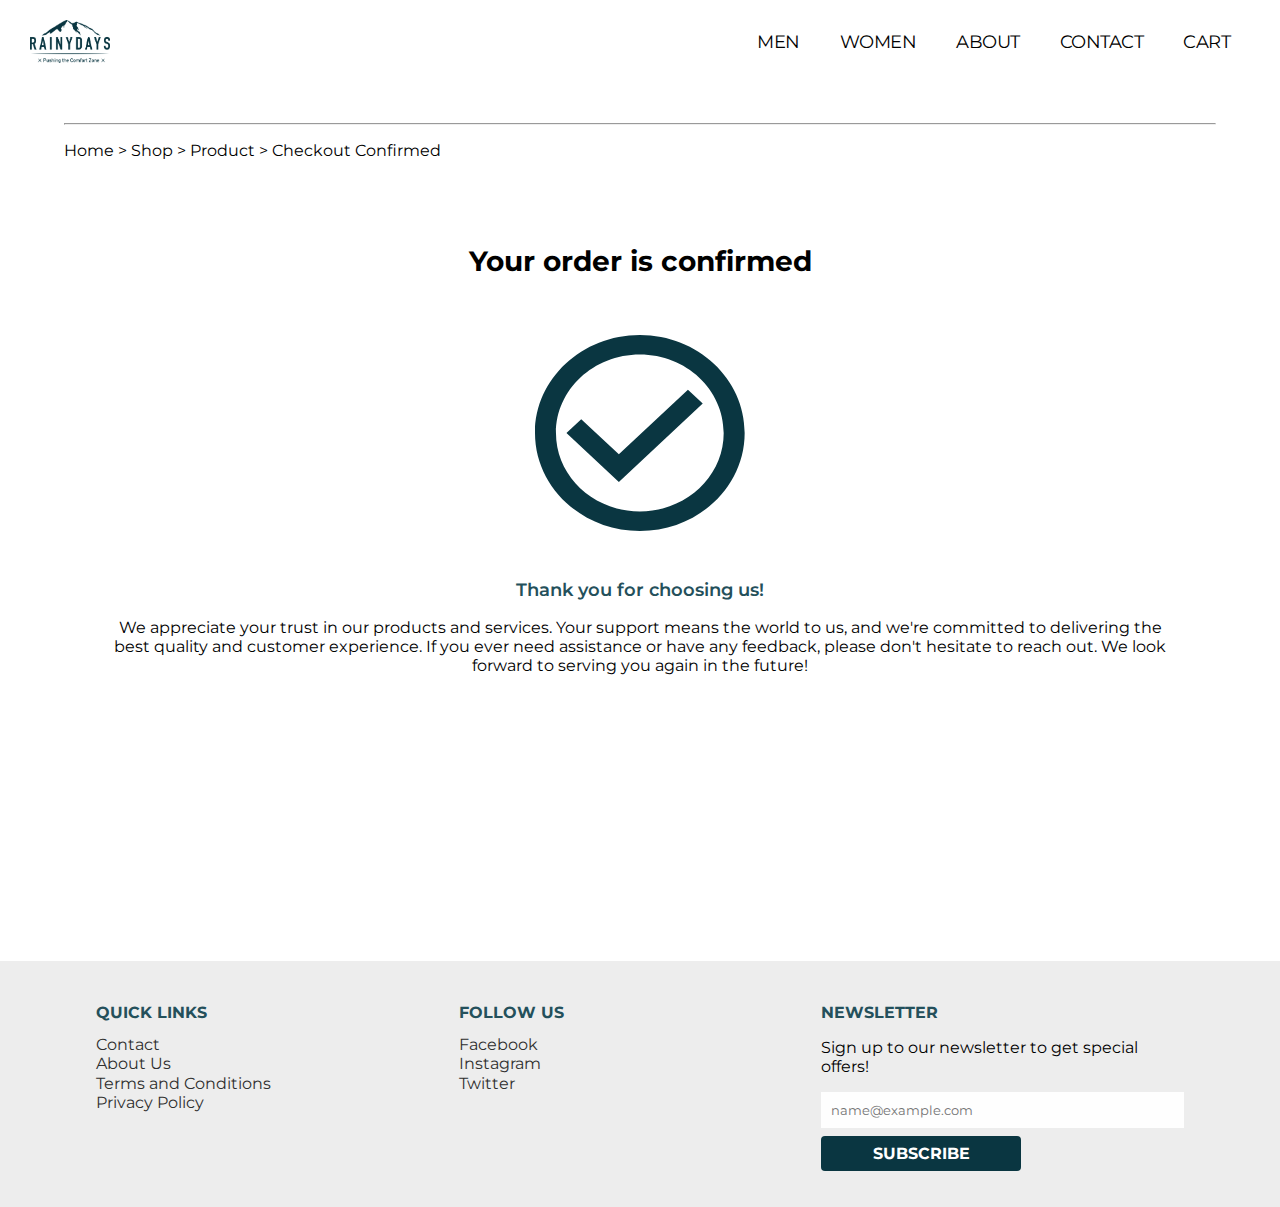
<file: checkout/confirmation/index.html>
<!DOCTYPE html>
<html lang="en">
  <head>
    <meta charset="UTF-8" />
    <meta name="viewport" content="width=device-width, initial-scale=1.0" />
    <link rel="stylesheet" href="../../css/styles.css" />
    <title>Checkout Success</title>
  </head>
  <body>
    <header>
      <div class="logo">
        <a href="../../index.html">
          <img
            src="../../images/logo.png"
            alt="Image of a mountain with the text 'Rainydays' underneath."
          />
        </a>
      </div>
      <nav class="navigation">
        <input type="checkbox" class="toggle-menu" />
        <div class="hamburger"></div>
        <ul class="menu">
          <li>
            <a href="../../men/index.html">MEN</a>
          </li>
          <li>
            <a href="../../women/index.html">WOMEN</a>
          </li>
          <li>
            <a href="../../about/index.html">ABOUT</a>
          </li>
          <li>
            <a href="../../contact/index.html">CONTACT</a>
          </li>
          <li>
            <a href="../../checkout/index.html">CART</a>
          </li>
        </ul>
      </nav>
    </header>
    <main>
      <div class="container">
        <hr class="hr-header" />
        <p class="header-info">Home > Shop > Product > Checkout Confirmed</p>
        <div class="order-confirmed">
          <h1>Your order is confirmed</h1>
          <img
            class="checkbox"
            src="../../images/check-icon.svg"
            alt="checkbox image"
          />
          <h2>Thank you for choosing us!</h2>
          <p>
            We appreciate your trust in our products and services. Your support
            means the world to us, and we're committed to delivering the best
            quality and customer experience. If you ever need assistance or have
            any feedback, please don't hesitate to reach out. We look forward to
            serving you again in the future!
          </p>
        </div>
      </div>
    </main>
    <footer>
      <div class="footer-content">
        <div>
          <h2>QUICK LINKS</h2>
          <ul>
            <li>
              <a href="../../contact/index.html">Contact</a>
            </li>

            <li>
              <a href="../../about/index.html">About Us</a>
            </li>
            <li>
              <a href="../../terms/index.html">Terms and Conditions</a>
            </li>
            <li>
              <a href="../../policy/index.html">Privacy Policy</a>
            </li>
          </ul>
        </div>
        <div>
          <h2>FOLLOW US</h2>
          <ul>
            <li>Facebook</li>
            <li>Instagram</li>
            <li>Twitter</li>
          </ul>
        </div>
        <div class="subscribe">
          <h2>NEWSLETTER</h2>
          <p>Sign up to our newsletter to get special offers!</p>
          <form>
            <input type="email" name="email" placeholder="name@example.com" />
            <input class="subscribe-btn" type="submit" value="SUBSCRIBE" />
          </form>
        </div>
      </div>
    </footer>
    <script src="../../js/scripts.js" type="module" defer></script>
  </body>
</html>
</file>
<file: css/styles.css>
@import url("https://fonts.googleapis.com/css2?family=Montserrat:ital,wght@0,100..900;1,100..900&display=swap");
@import url("./home.css");
@import url("./product.css");
@import url("./about.css");
@import url("./jacket-overview.css");
@import url("./contact.css");
@import url("./checkout.css");
@import url("./explore.css");
@import url("./profile.css");

*::before,
*::after {
  box-sizing: border-box;
}

body {
  margin: 0;
  padding: 0;
  font-family: "Montserrat", "Arial", sans-serif;
  line-height: 1.2;
  color: black;
}

.message {
  margin-top: 10px;
  text-align: center;
}

.message,
.error {
  color: #dd1919;
  border: 1px solid #dd1919;
}

img {
  width: 100%;
  height: auto;
}

h1 {
  font-size: 28px;
  font-weight: 700;
}

@media (max-width: 600px) {
  h1 {
    font-size: 24px;
  }
}

h2 {
  font-size: 18px;
  color: #24505b;
  font-weight: 600;
}

h3 {
  font-size: 16px;
}

h4 {
  font-size: 16px;
  color: #000000;
  font-weight: 500;
}

p {
  font-size: 16px;
}

ul {
  list-style: none;
  margin: 0;
  padding: 0;
}

a {
  color: #0a3641;
  text-decoration: none;
}

a:hover,
a:focus {
  text-decoration: underline;
}

.container {
  width: 90%;
  margin: 40px auto;
  max-width: 1200px;
}

/* header */

header {
  box-sizing: border-box;
  position: relative;
  background-color: #ffffff;
  width: 100%;
  display: flex;
  justify-content: space-between;
  align-items: center;
  padding: 0 30px;
  transition: 0.3s;
}

.logo a {
  display: block;
}

.logo a img {
  display: block;
  width: 5rem;
  padding: 20px 0;
}

.navigation {
  display: flex;
  justify-content: space-between;
  align-items: center;
}

.menu {
  display: flex;
  justify-content: center;
  flex-direction: row;
  align-items: center;
  z-index: 1;
  transition: 0.5s;
  padding-left: 30px;
}

.menu li {
  list-style-type: none;
}

nav li {
  list-style: none;
}

nav a {
  text-decoration: none;
  color: #000000;
  font-size: 18px;
}

.menu li a {
  text-decoration: none;
  display: block;
  padding: 20px 20px;
  font-size: 18px;
  letter-spacing: -0.5px;
  line-height: 1;
  transition: 0.3s;
}

.menu li a:hover {
  box-shadow: 0 -5px 0px #dddddd inset,
    500px 0 0 rgba(230, 230, 230, 0.03) inset;
  padding: 15px 20px 25px 20px;
}

.hamburger {
  position: relative;
  width: 30px;
  height: 4px;
  background: #0a3641;
  border-radius: 10px;
  cursor: pointer;
  z-index: 2;
  transition: 0.3s;
}

.hamburger:before,
.hamburger:after {
  content: "";
  position: absolute;
  height: 4px;
  right: 0;
  background: #0a3641;
  border-radius: 10px;
  transition: 0.3s;
}

.hamburger:before {
  top: -10px;
  width: 20px;
}

.hamburger:after {
  top: 10px;
  width: 25px;
}

.toggle-menu {
  position: absolute;
  width: 30px;
  height: 100%;
  z-index: 3;
  cursor: pointer;
  opacity: 0;
}

.hamburger,
.toggle-menu {
  display: none;
}

.navigation input:checked ~ .hamburger {
  background: transparent;
}

.navigation input:checked ~ .hamburger:before {
  top: 0;
  transform: rotate(-45deg);
  width: 30px;
}

.navigation input:checked ~ .hamburger:after {
  top: 0;
  transform: rotate(45deg);
  width: 30px;
}

.navigation input:checked ~ .menu {
  right: 0;
}

#loginBtn,
#logoutBtn,
#welcomeMsg {
  width: 100px;
  color: #0a3641;
  border: none;
  background: none;
  font-family: "Montserrat", "Arial", sans-serif;
  font-size: 18px;
  letter-spacing: -0.5px;
  line-height: 1;
  transition: 0.3s;
}

#loginForm,
#logoutBtn,
#welcomeMsg {
  display: none;
}

@media (max-width: 900px) {
  .hamburger,
  .toggle-menu {
    display: block;
  }
  .header {
    padding: 10px 20px;
  }
  .logo a img {
    padding: 10px;
  }
  .menu {
    justify-content: start;
    flex-direction: column;
    align-items: center;
    position: fixed;
    top: 0;
    right: -400px;
    background: #ededed;
    width: 300px;
    height: 100%;
    padding-top: 100px;
    margin: 0;
  }
  .menu li {
    width: 100%;
  }
  .navigation input:checked ~ .menu {
    box-shadow: -20px 0 40px rgba(0, 0, 0, 0.3);
  }
  .menu li a,
  .menu li a:hover {
    padding: 30px;
    font-size: 20px;
    box-shadow: 0 1px 0 rgba(255, 255, 255, 0.1) inset;
  }
}

/* footer */

footer {
  padding: 28px 96px;
  background-color: #ededed;
}

.footer-content {
  display: grid;
  grid-template-columns: repeat(3, 1fr);
}

footer li,
footer a,
footer ul {
  font-size: 16px;
  list-style: none;
  text-decoration: none;
  color: #2f2f2f;
  padding: 0;
}

a:hover {
  text-decoration: underline;
}

footer h2 {
  font-size: 16px;
  font-weight: 700;
}

.footer-subscribe {
  display: flex;
  flex-direction: column;
}

.subscribe p {
  font-size: 16px;
}

.subscribe-btn {
  width: 200px;
  background-color: #0a3641;
  color: #ffffff;
  padding: 8px 32px;
  font-size: 16px;
  font-weight: 700;
  border: none;
  margin-top: 8px;
  border-radius: 4px;
}

@media (min-width: 1400px) {
  .footer-content {
    margin: auto;
    max-width: 1200px;
  }
}

@media (max-width: 900px) {
  .footer-content {
    display: flex;
    flex-direction: column;
    gap: 56px;
  }
  footer {
    padding: 56px 16px;
    background-color: #ededed;
  }
  .subscribe form {
    padding-right: 16px;
  }
}

/*Filter-bar*/

#filter-bar {
  text-align: center;
  padding: 20px;
  background-color: #f5f5f5;
  color: #0a3641;
}

#filter-bar label {
  padding-left: 20px;
}

#filter-bar select {
  padding: 0 4px;
  font-family: "Montserrat", "Arial", sans-serif;
}
</file>
